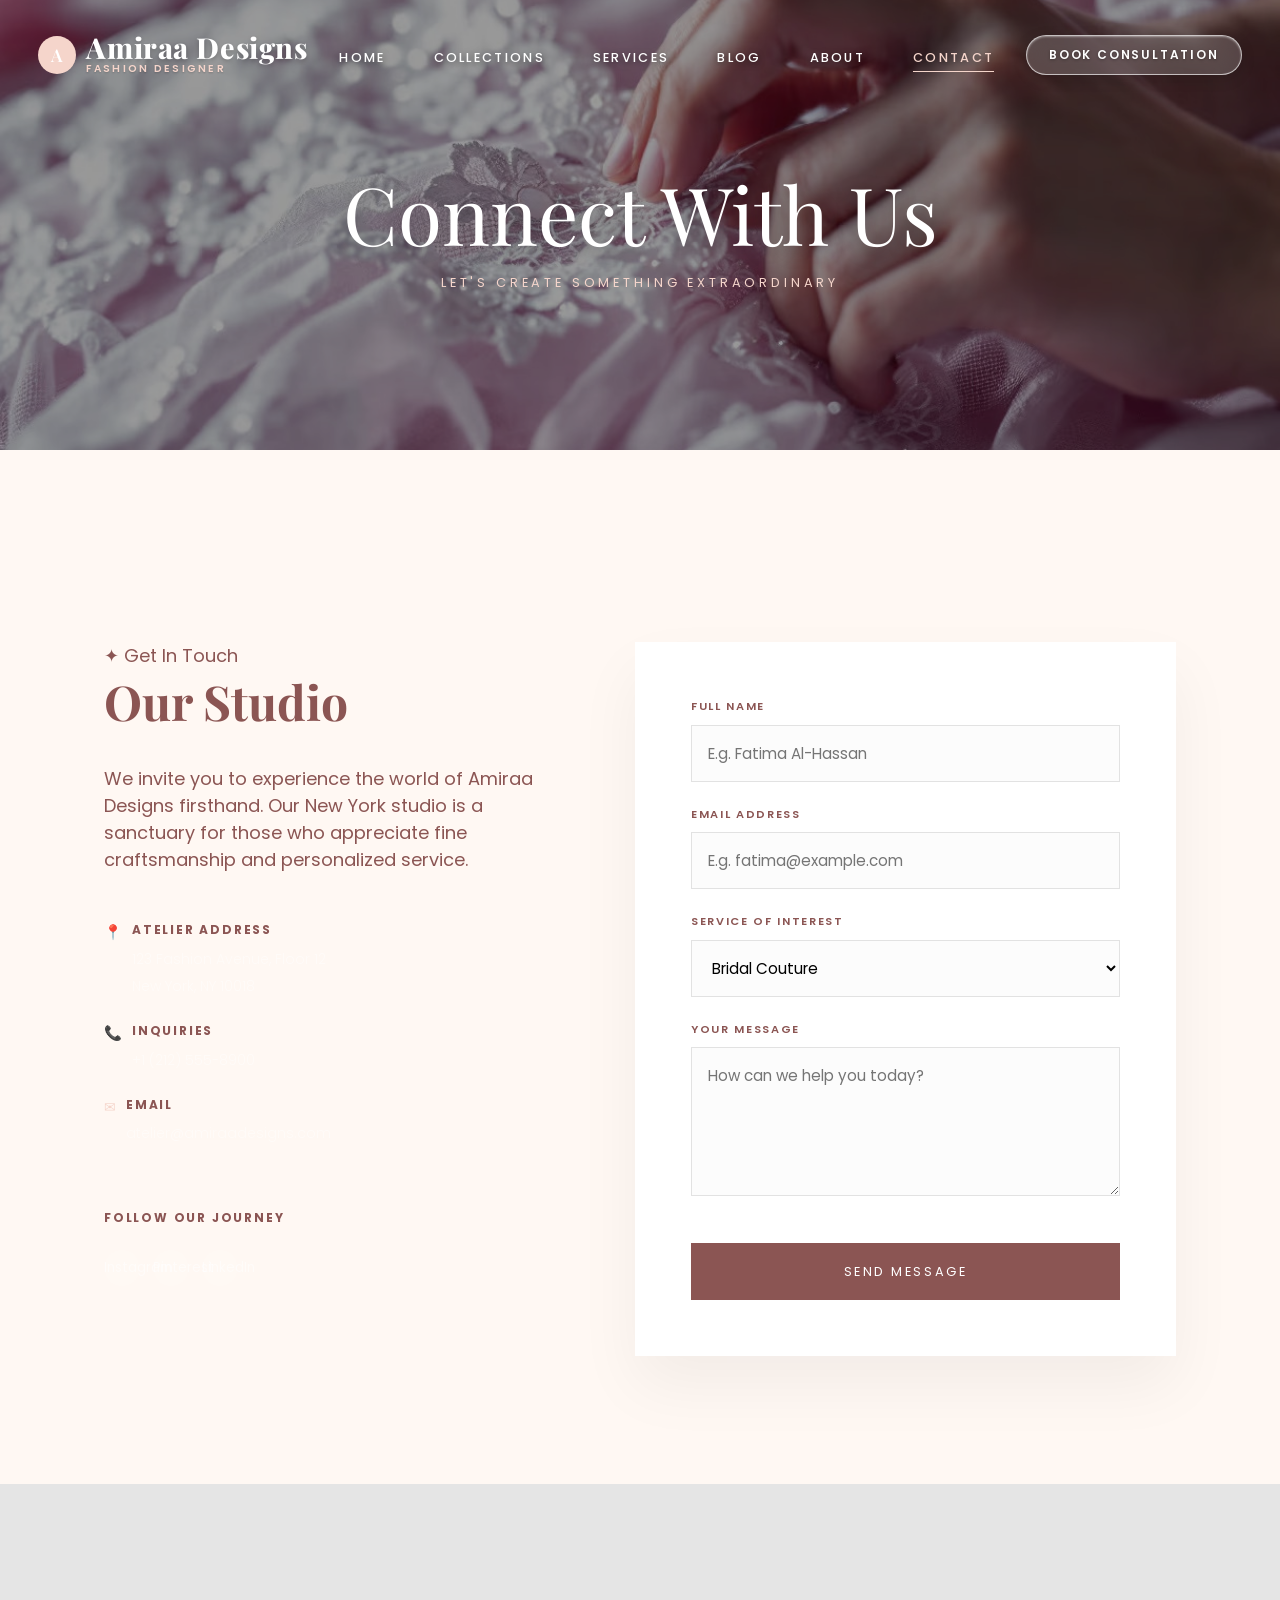
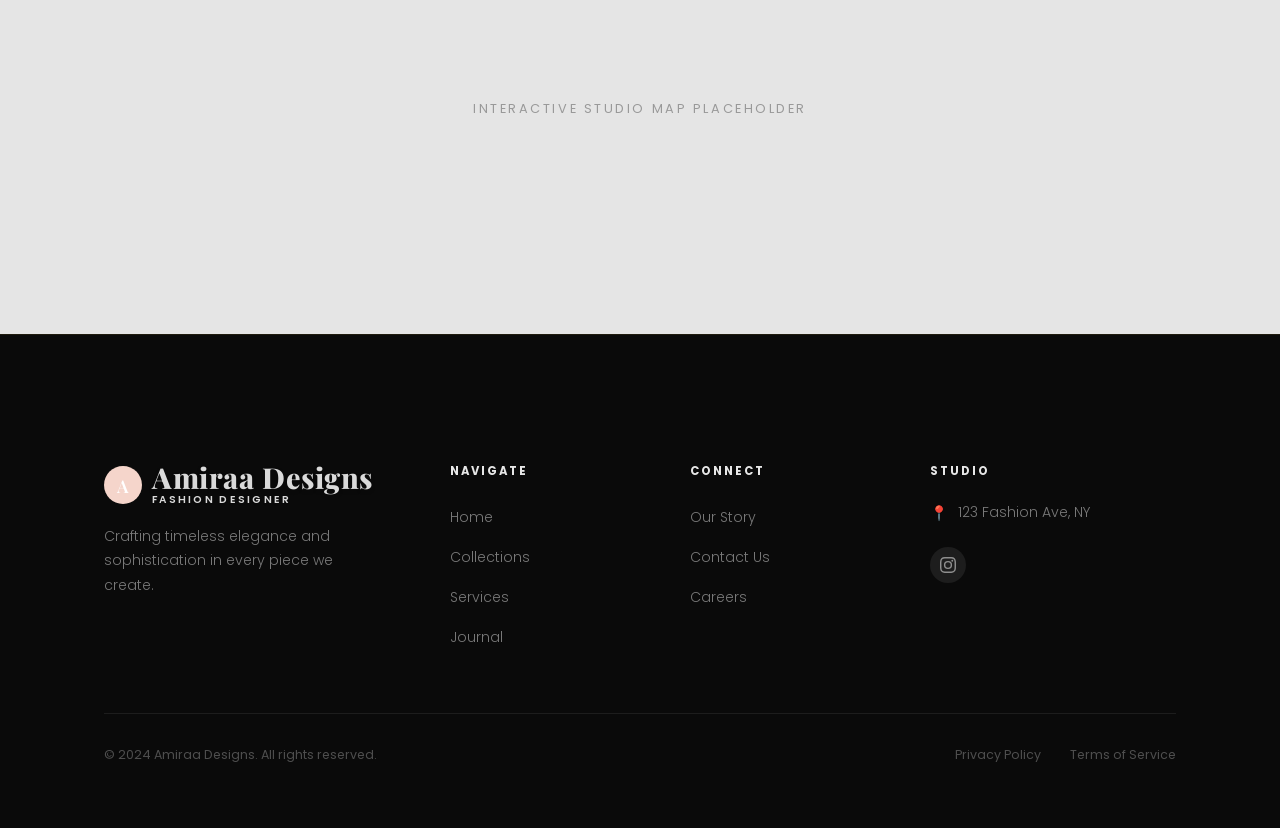
<file: Amiraa Site/contact.html>
<!DOCTYPE html>
<html lang="en">

<head>
  <meta charset="UTF-8" />
  <meta name="viewport" content="width=device-width, initial-scale=1.0" />
  <meta name="description" content="Get in touch with Amiraa Designs for bespoke fashion consultations, bridal inquiries, and private appointments. Visit our New York studio today." />
  <meta name="keywords" content="contact Amiraa Designs, fashion studio New York, bridal appointment, custom dress inquiry, fashion designer contact" />
  <title>Contact Us – Amiraa Designs | Book Your Private Consultation</title>
  <link rel="preconnect" href="https://fonts.googleapis.com">
  <link rel="preconnect" href="https://fonts.gstatic.com" crossorigin>
  <link href="https://fonts.googleapis.com/css2?family=Playfair+Display:ital,wght@0,400;0,500;0,600;0,700;1,400&family=Poppins:wght@300;400;500;600&display=swap" rel="stylesheet">
  <link rel="stylesheet" href="style.css">
</head>

<body>

  <nav id="navbar" class="scrolled">
    <a href="index.html" class="nav-logo">
      <div class="nav-logo-icon">A</div>
      <div class="nav-logo-text">
        <strong>Amiraa Designs</strong>
        <span>Fashion Designer</span>
      </div>
    </a>
    <ul class="nav-links">
      <li><a href="index.html">Home</a></li>
      <li><a href="collections.html">Collections</a></li>
      <li><a href="services.html">Services</a></li>
      <li><a href="blog.html">Blog</a></li>
      <li><a href="about.html">About</a></li>
      <li><a href="contact.html" class="active">Contact</a></li>
    </ul>
    <div class="nav-actions">
      <a href="contact.html" class="nav-btn-cta">Book Consultation</a>
      <div class="hamburger" id="hamburger">
        <span></span><span></span><span></span>
      </div>
    </div>
  </nav>

  <div class="mobile-menu" id="mobileMenu">
    <a href="index.html" onclick="closeMobile()">Home</a>
    <a href="collections.html" onclick="closeMobile()">Collections</a>
    <a href="services.html" onclick="closeMobile()">Services</a>
    <a href="blog.html" onclick="closeMobile()">Blog</a>
    <a href="about.html" onclick="closeMobile()">About</a>
    <a href="contact.html" onclick="closeMobile()">Contact</a>
    <a href="contact.html" class="btn-light" onclick="closeMobile()" style="margin-top: 1rem;">
      <span class="btn-text">Book Consultation <span class="arrow">→</span></span>
    </a>
  </div>

  <header class="page-header">
    <div class="page-header-bg"></div>
    <div class="page-header-content">
      <h1 class="reveal">Connect With Us</h1>
      <p class="reveal reveal-delay-1" style="color: var(--sand); letter-spacing: 0.3em; text-transform: uppercase; font-size: 0.8rem;">Let's Create Something Extraordinary</p>
    </div>
  </header>

  <section id="contact">
    <div class="container">
      <div class="contact-container">
        
        <!-- Contact Info -->
        <div class="contact-info reveal">
          <div class="label">✦ Get In Touch</div>
          <h2>Our Studio</h2>
          <p>We invite you to experience the world of Amiraa Designs firsthand. Our New York studio is a sanctuary for those who appreciate fine craftsmanship and personalized service.</p>
          
          <div style="margin-top: 3rem;">
            <div class="contact-item">
              <span class="icon">📍</span>
              <div>
                <h4 style="font-size: 0.75rem; letter-spacing: 0.15em; text-transform: uppercase; margin-bottom: 0.3rem; color: var(--taupe);">Atelier Address</h4>
                <span>123 Fashion Avenue, Floor 12<br>New York, NY 10018</span>
              </div>
            </div>
            
            <div class="contact-item" style="margin-top: 1.5rem;">
              <span class="icon">📞</span>
              <div>
                <h4 style="font-size: 0.75rem; letter-spacing: 0.15em; text-transform: uppercase; margin-bottom: 0.3rem; color: var(--taupe);">Inquiries</h4>
                <span>+1 (212) 555-8900</span>
              </div>
            </div>
            
            <div class="contact-item" style="margin-top: 1.5rem;">
              <span class="icon">✉</span>
              <div>
                <h4 style="font-size: 0.75rem; letter-spacing: 0.15em; text-transform: uppercase; margin-bottom: 0.3rem; color: var(--taupe);">Email</h4>
                <span>atelier@amiraadesigns.com</span>
              </div>
            </div>
          </div>
          
          <div style="margin-top: 4rem;">
            <h4 style="font-size: 0.75rem; letter-spacing: 0.15em; text-transform: uppercase; margin-bottom: 1rem; color: var(--taupe);">Follow Our Journey</h4>
            <div class="social-links">
              <a href="#" class="social-link">Instagram</a>
              <a href="#" class="social-link">Pinterest</a>
              <a href="#" class="social-link">LinkedIn</a>
            </div>
          </div>
        </div>
        
        <!-- Contact Form -->
        <div class="contact-form reveal reveal-delay-1">
          <form id="contactForm">
            <div class="form-group">
              <label for="name">Full Name</label>
              <input type="text" id="name" name="name" placeholder="E.g. Fatima Al-Hassan" required>
            </div>
            
            <div class="form-group">
              <label for="email">Email Address</label>
              <input type="email" id="email" name="email" placeholder="E.g. fatima@example.com" required>
            </div>
            
            <div class="form-group">
              <label for="service">Service of Interest</label>
              <select id="service" name="service" style="width: 100%; padding: 1rem; border: 1px solid rgba(0,0,0,0.1); background: #fcfcfc; font-family: var(--font-body); font-size: 0.95rem; outline:none;">
                <option value="bridal">Bridal Couture</option>
                <option value="party">Party Wear</option>
                <option value="modest">Modest Wear</option>
                <option value="alterations">Alterations</option>
                <option value="other">Other Inquiry</option>
              </select>
            </div>
            
            <div class="form-group">
              <label for="message">Your Message</label>
              <textarea id="message" name="message" rows="5" placeholder="How can we help you today?" required></textarea>
            </div>
            
            <button type="submit" class="btn-submit">Send Message</button>
          </form>
        </div>
        
      </div>
    </div>
  </section>

  <section id="map" style="height: 450px; background: #e5e5e5; position: relative; overflow: hidden;">
    <div style="position:absolute; inset:0; display:flex; align-items:center; justify-content:center; color: #999;">
      <p style="letter-spacing: 0.2em; text-transform: uppercase; font-size: 0.8rem;">Interactive Studio Map Placeholder</p>
    </div>
    <!-- In a real app, you'd embed a Google Maps iframe here -->
  </section>

  <footer>
    <div class="container">
      <div class="footer-top">
        <div class="footer-brand">
          <div class="nav-logo">
            <div class="nav-logo-icon">A</div>
            <div class="nav-logo-text">
              <strong>Amiraa Designs</strong>
              <span>Fashion Designer</span>
            </div>
          </div>
          <p>Crafting timeless elegance and sophistication in every piece we create.</p>
        </div>
        <div class="footer-col">
          <h4>Navigate</h4>
          <ul>
            <li><a href="index.html">Home</a></li>
            <li><a href="collections.html">Collections</a></li>
            <li><a href="services.html">Services</a></li>
            <li><a href="blog.html">Journal</a></li>
          </ul>
        </div>
        <div class="footer-col">
          <h4>Connect</h4>
          <ul>
            <li><a href="about.html">Our Story</a></li>
            <li><a href="contact.html">Contact Us</a></li>
            <li><a href="#">Careers</a></li>
          </ul>
        </div>
        <div class="footer-col">
          <h4>Studio</h4>
          <div class="contact-item">
            <span class="icon">📍</span>
            <span>123 Fashion Ave, NY</span>
          </div>
          <div class="social-links">
            <a href="#" class="social-link" aria-label="Instagram">
              <svg width="16" height="16" viewBox="0 0 24 24" fill="currentColor"><path d="M12 2.163c3.204 0 3.584.012 4.85.07 3.252.148 4.771 1.691 4.919 4.919.058 1.265.069 1.645.069 4.849 0 3.205-.012 3.584-.069 4.849-.149 3.225-1.664 4.771-4.919 4.919-1.266.058-1.644.07-4.85.07-3.204 0-3.584-.012-4.849-.07-3.26-.149-4.771-1.699-4.919-4.92-.058-1.265-.07-1.644-.07-4.849 0-3.204.013-3.583.07-4.849.149-3.227 1.664-4.771 4.919-4.919 1.266-.057 1.645-.069 4.849-.069zM12 0C8.741 0 8.333.014 7.053.072 2.695.272.273 2.69.073 7.052.014 8.333 0 8.741 0 12c0 3.259.014 3.668.072 4.948.2 4.358 2.618 6.78 6.98 6.98C8.333 23.986 8.741 24 12 24c3.259 0 3.668-.014 4.948-.072 4.354-.2 6.782-2.618 6.979-6.98.059-1.28.073-1.689.073-4.948 0-3.259-.014-3.667-.072-4.947-.196-4.354-2.617-6.78-6.979-6.98C15.668.014 15.259 0 12 0zm0 5.838a6.162 6.162 0 100 12.324 6.162 6.162 0 000-12.324zM12 16a4 4 0 110-8 4 4 0 010 8zm6.406-11.845a1.44 1.44 0 100 2.881 1.44 1.44 0 000-2.881z"/></svg>
            </a>
          </div>
        </div>
      </div>
      <div class="footer-bottom">
        <p>© 2024 Amiraa Designs. All rights reserved.</p>
        <div class="footer-links">
          <a href="#">Privacy Policy</a>
          <a href="#">Terms of Service</a>
        </div>
      </div>
    </div>
  </footer>

  <script src="script.js"></script>
</body>

</html>
</file>
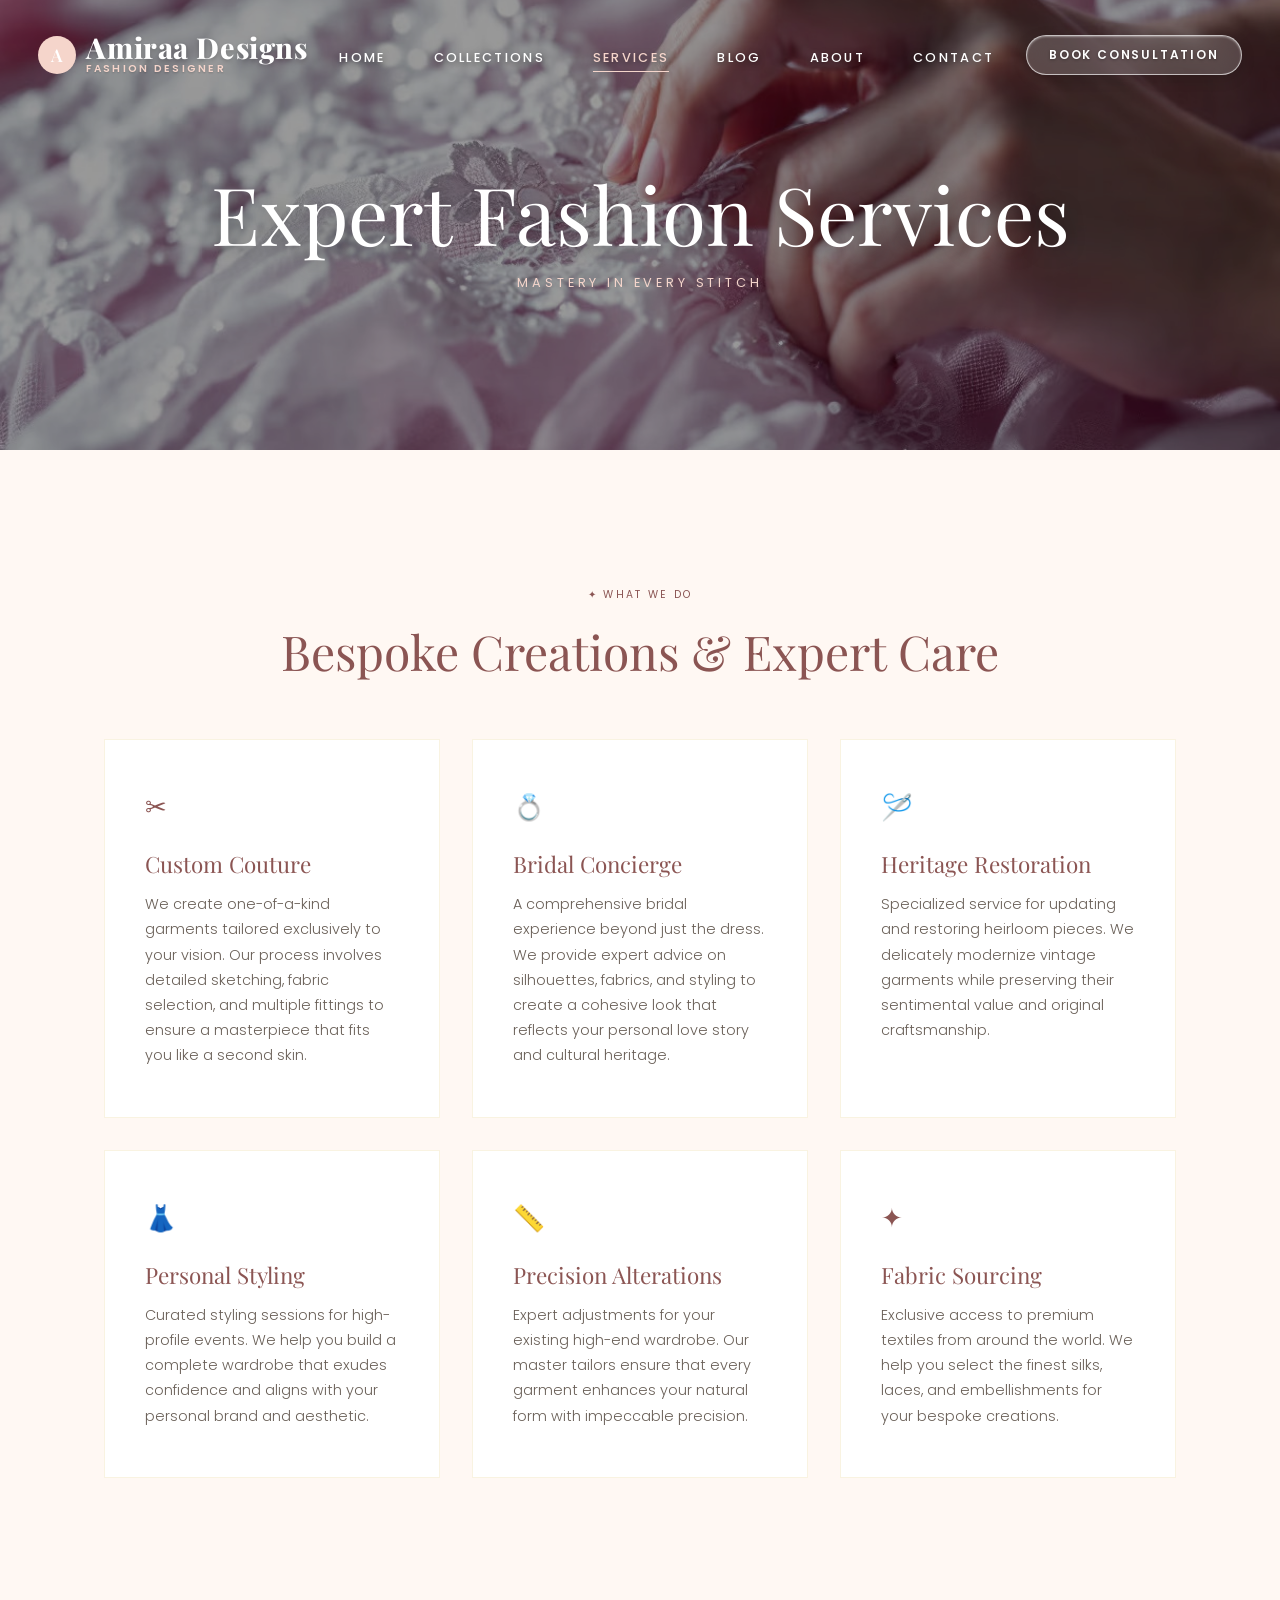
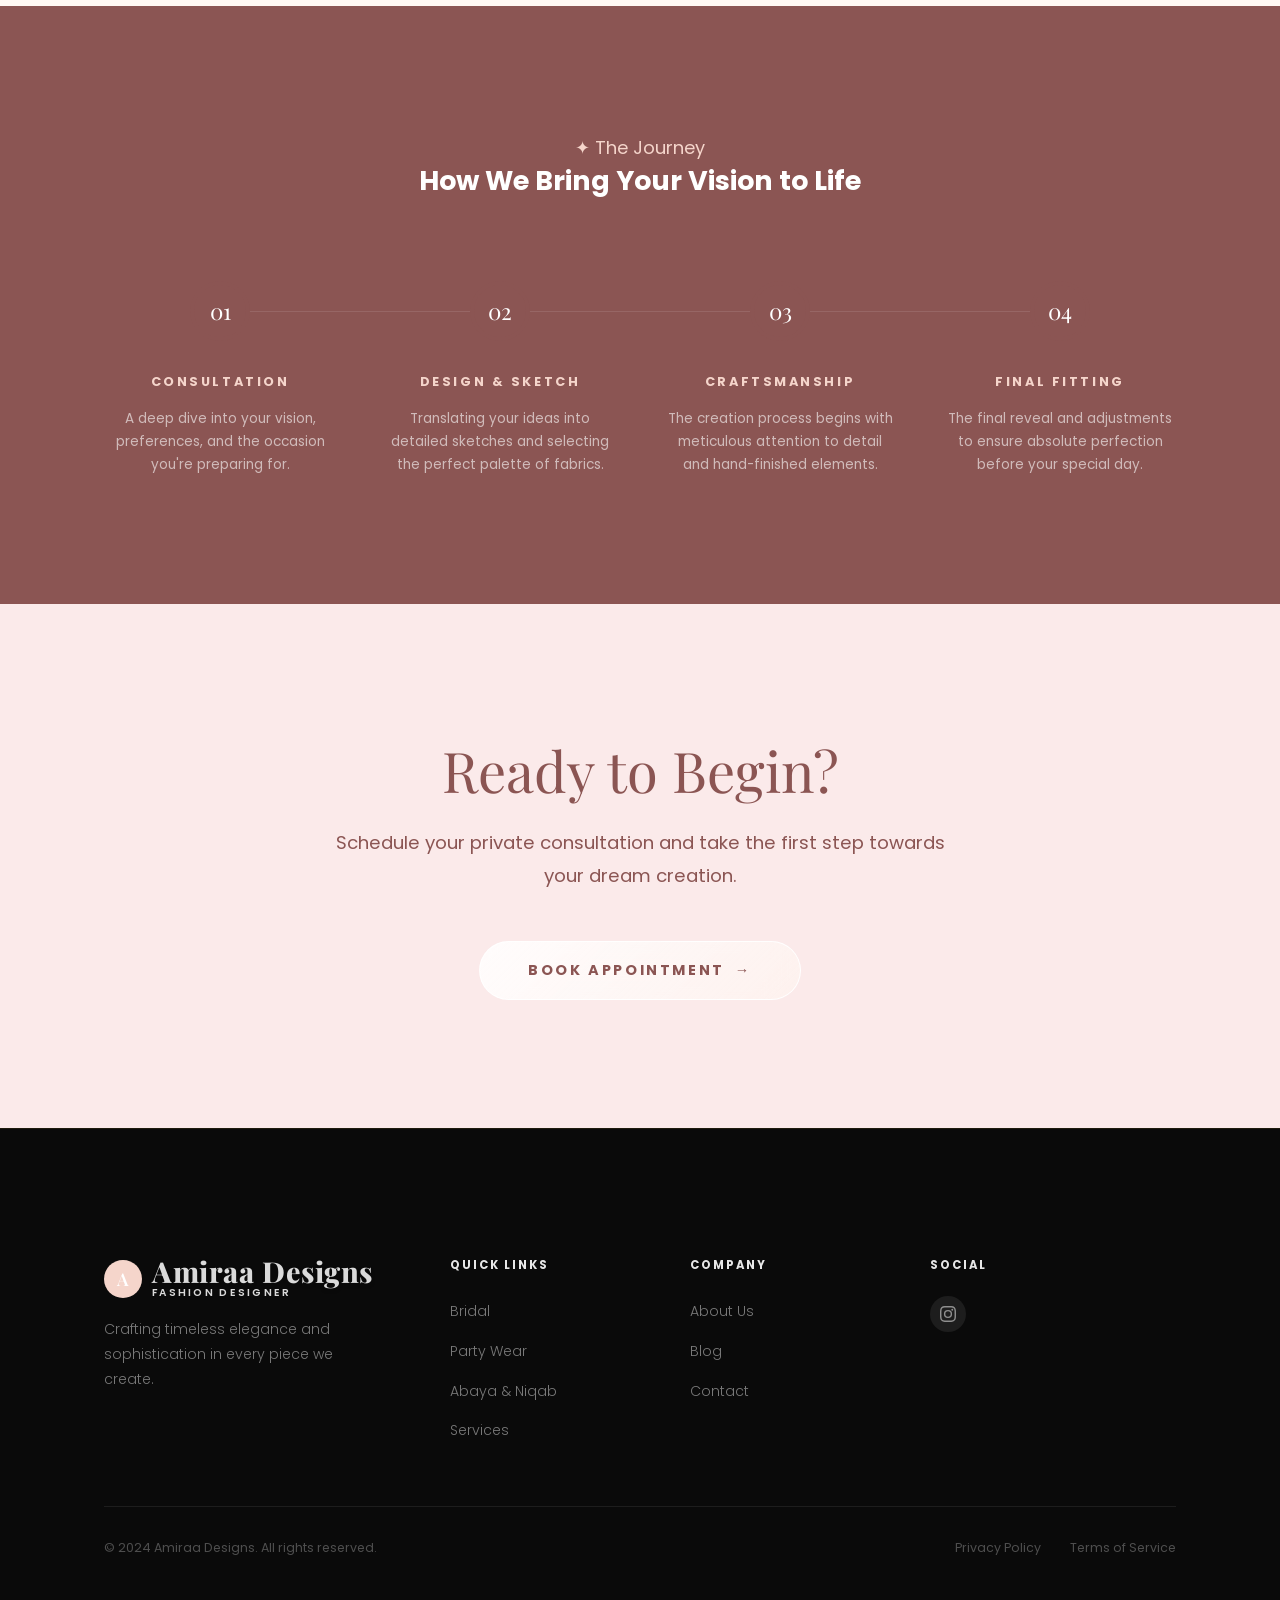
<file: Amiraa Site/services.html>
<!DOCTYPE html>
<html lang="en">

<head>
  <meta charset="UTF-8" />
  <meta name="viewport" content="width=device-width, initial-scale=1.0" />
  <meta name="description" content="Explore the professional fashion services at Amiraa Designs. From custom bridal design to expert consultations and alterations, we bring your vision to life." />
  <meta name="keywords" content="bridal design services, custom dressmaking, fashion consultation, garment alterations, Amiraa Designs" />
  <title>Our Services – Amiraa Designs | Custom Fashion & Bridal Excellence</title>
  <link rel="preconnect" href="https://fonts.googleapis.com">
  <link rel="preconnect" href="https://fonts.gstatic.com" crossorigin>
  <link href="https://fonts.googleapis.com/css2?family=Playfair+Display:ital,wght@0,400;0,500;0,600;0,700;1,400&family=Poppins:wght@300;400;500;600&display=swap" rel="stylesheet">
  <link rel="stylesheet" href="style.css">
</head>

<body>

  <nav id="navbar" class="scrolled">
    <a href="index.html" class="nav-logo">
      <div class="nav-logo-icon">A</div>
      <div class="nav-logo-text">
        <strong>Amiraa Designs</strong>
        <span>Fashion Designer</span>
      </div>
    </a>
    <ul class="nav-links">
      <li><a href="index.html">Home</a></li>
      <li><a href="collections.html">Collections</a></li>
      <li><a href="services.html" class="active">Services</a></li>
      <li><a href="blog.html">Blog</a></li>
      <li><a href="about.html">About</a></li>
      <li><a href="contact.html">Contact</a></li>
    </ul>
    <div class="nav-actions">
      <a href="contact.html" class="nav-btn-cta">Book Consultation</a>
      <div class="hamburger" id="hamburger">
        <span></span><span></span><span></span>
      </div>
    </div>
  </nav>

  <div class="mobile-menu" id="mobileMenu">
    <a href="index.html" onclick="closeMobile()">Home</a>
    <a href="collections.html" onclick="closeMobile()">Collections</a>
    <a href="services.html" onclick="closeMobile()">Services</a>
    <a href="blog.html" onclick="closeMobile()">Blog</a>
    <a href="about.html" onclick="closeMobile()">About</a>
    <a href="contact.html" onclick="closeMobile()">Contact</a>
    <a href="contact.html" class="btn-light" onclick="closeMobile()" style="margin-top: 1rem;">
      <span class="btn-text">Book Consultation <span class="arrow">→</span></span>
    </a>
  </div>

  <header class="page-header">
    <div class="page-header-bg"></div>
    <div class="page-header-content">
      <h1 class="reveal">Expert Fashion Services</h1>
      <p class="reveal reveal-delay-1" style="color: var(--sand); letter-spacing: 0.3em; text-transform: uppercase; font-size: 0.8rem;">Mastery in Every Stitch</p>
    </div>
  </header>

  <section id="services">
    <div class="container">
      <div class="section-head reveal">
        <div class="label">✦ What We Do</div>
        <h2>Bespoke Creations & Expert Care</h2>
      </div>
      <div class="services-grid">
        <div class="service-card reveal">
          <div class="service-icon">✂</div>
          <h3>Custom Couture</h3>
          <p>We create one-of-a-kind garments tailored exclusively to your vision. Our process involves detailed sketching, fabric selection, and multiple fittings to ensure a masterpiece that fits you like a second skin.</p>
        </div>
        <div class="service-card reveal reveal-delay-1">
          <div class="service-icon">💍</div>
          <h3>Bridal Concierge</h3>
          <p>A comprehensive bridal experience beyond just the dress. We provide expert advice on silhouettes, fabrics, and styling to create a cohesive look that reflects your personal love story and cultural heritage.</p>
        </div>
        <div class="service-card reveal reveal-delay-2">
          <div class="service-icon">🪡</div>
          <h3>Heritage Restoration</h3>
          <p>Specialized service for updating and restoring heirloom pieces. We delicately modernize vintage garments while preserving their sentimental value and original craftsmanship.</p>
        </div>
        <div class="service-card reveal">
          <div class="service-icon">👗</div>
          <h3>Personal Styling</h3>
          <p>Curated styling sessions for high-profile events. We help you build a complete wardrobe that exudes confidence and aligns with your personal brand and aesthetic.</p>
        </div>
        <div class="service-card reveal reveal-delay-1">
          <div class="service-icon">📏</div>
          <h3>Precision Alterations</h3>
          <p>Expert adjustments for your existing high-end wardrobe. Our master tailors ensure that every garment enhances your natural form with impeccable precision.</p>
        </div>
        <div class="service-card reveal reveal-delay-2">
          <div class="service-icon">✦</div>
          <h3>Fabric Sourcing</h3>
          <p>Exclusive access to premium textiles from around the world. We help you select the finest silks, laces, and embellishments for your bespoke creations.</p>
        </div>
      </div>
    </div>
  </section>

  <section class="process-section">
    <div class="container">
      <div class="section-head reveal" style="text-align:center;">
        <div class="label" style="color: var(--sand);">✦ The Journey</div>
        <h2 style="color: white;">How We Bring Your Vision to Life</h2>
      </div>
      <div class="process-grid">
        <div class="process-item reveal">
          <div class="process-step">01</div>
          <h4>Consultation</h4>
          <p>A deep dive into your vision, preferences, and the occasion you're preparing for.</p>
        </div>
        <div class="process-item reveal reveal-delay-1">
          <div class="process-step">02</div>
          <h4>Design & Sketch</h4>
          <p>Translating your ideas into detailed sketches and selecting the perfect palette of fabrics.</p>
        </div>
        <div class="process-item reveal reveal-delay-2">
          <div class="process-step">03</div>
          <h4>Craftsmanship</h4>
          <p>The creation process begins with meticulous attention to detail and hand-finished elements.</p>
        </div>
        <div class="process-item reveal reveal-delay-3">
          <div class="process-step">04</div>
          <h4>Final Fitting</h4>
          <p>The final reveal and adjustments to ensure absolute perfection before your special day.</p>
        </div>
      </div>
    </div>
  </section>

  <section id="cta">
    <div class="sparkle-bg"></div>
    <div class="container">
      <h2 class="reveal">Ready to Begin?</h2>

      <p class="reveal reveal-delay-1">Schedule your private consultation and take the first step towards your dream creation.</p>
      <a href="contact.html" class="btn-light reveal reveal-delay-2">
        <span class="btn-text">Book Appointment <span class="arrow">→</span></span>
        <div class="sparkle-container">
          <div class="sparkle"></div><div class="sparkle"></div><div class="sparkle"></div><div class="sparkle"></div>
          <div class="sparkle"></div><div class="sparkle"></div><div class="sparkle"></div><div class="sparkle"></div>
        </div>
      </a>
    </div>
  </section>

  <footer>
    <div class="container">
      <div class="footer-top">
        <div class="footer-brand">
          <div class="nav-logo">
            <div class="nav-logo-icon">A</div>
            <div class="nav-logo-text">
              <strong>Amiraa Designs</strong>
              <span>Fashion Designer</span>
            </div>
          </div>
          <p>Crafting timeless elegance and sophistication in every piece we create.</p>
        </div>
        <div class="footer-col">
          <h4>Quick Links</h4>
          <ul>
            <li><a href="collections.html">Bridal</a></li>
            <li><a href="collections.html">Party Wear</a></li>
            <li><a href="collections.html">Abaya & Niqab</a></li>
            <li><a href="services.html">Services</a></li>
          </ul>
        </div>
        <div class="footer-col">
          <h4>Company</h4>
          <ul>
            <li><a href="about.html">About Us</a></li>
            <li><a href="blog.html">Blog</a></li>
            <li><a href="contact.html">Contact</a></li>
          </ul>
        </div>
        <div class="footer-col">
          <h4>Social</h4>
          <div class="social-links">
            <a href="#" class="social-link" aria-label="Instagram">
              <svg width="16" height="16" viewBox="0 0 24 24" fill="currentColor"><path d="M12 2.163c3.204 0 3.584.012 4.85.07 3.252.148 4.771 1.691 4.919 4.919.058 1.265.069 1.645.069 4.849 0 3.205-.012 3.584-.069 4.849-.149 3.225-1.664 4.771-4.919 4.919-1.266.058-1.644.07-4.85.07-3.204 0-3.584-.012-4.849-.07-3.26-.149-4.771-1.699-4.919-4.92-.058-1.265-.07-1.644-.07-4.849 0-3.204.013-3.583.07-4.849.149-3.227 1.664-4.771 4.919-4.919 1.266-.057 1.645-.069 4.849-.069zM12 0C8.741 0 8.333.014 7.053.072 2.695.272.273 2.69.073 7.052.014 8.333 0 8.741 0 12c0 3.259.014 3.668.072 4.948.2 4.358 2.618 6.78 6.98 6.98C8.333 23.986 8.741 24 12 24c3.259 0 3.668-.014 4.948-.072 4.354-.2 6.782-2.618 6.979-6.98.059-1.28.073-1.689.073-4.948 0-3.259-.014-3.667-.072-4.947-.196-4.354-2.617-6.78-6.979-6.98C15.668.014 15.259 0 12 0zm0 5.838a6.162 6.162 0 100 12.324 6.162 6.162 0 000-12.324zM12 16a4 4 0 110-8 4 4 0 010 8zm6.406-11.845a1.44 1.44 0 100 2.881 1.44 1.44 0 000-2.881z"/></svg>
            </a>
          </div>
        </div>
      </div>
      <div class="footer-bottom">
        <p>© 2024 Amiraa Designs. All rights reserved.</p>
        <div class="footer-links">
          <a href="#">Privacy Policy</a>
          <a href="#">Terms of Service</a>
        </div>
      </div>
    </div>
  </footer>

  <script src="script.js"></script>
</body>

</html>
</file>
<file: Amiraa Site/style.css>
*,
*::before,
*::after {
  box-sizing: border-box;
  margin: 0;
  padding: 0;
}

:root {
  --cream: #FFF8F3;
  --sand: #F5D5CB;
  --taupe: #8B5553;
  --dark: #8B5553;
  --charcoal: #8B5553;
  --white: #ffffff;
  --gold: #C6A769;
  --rose: #E8B4B8;
  --rose-light: #FBEAEA;
  --mauve: #8B5553;
  --font-display: 'Playfair Display', serif;
  --font-body: 'Poppins', sans-serif;
}



html {
  scroll-behavior: smooth;
}

body {
  font-family: var(--font-body);
  background: var(--cream);
  color: var(--taupe);
  overflow-x: hidden;
  font-size: 18px;
}

body.no-scroll {
  overflow: hidden;
}

/* ── SPLASH SCREEN ── */
#splash-screen {
  position: fixed;
  inset: 0;
  background: var(--cream);
  z-index: 9999;
  display: flex;
  flex-direction: column;
  align-items: center;
  justify-content: center;
  transition: transform 1.2s cubic-bezier(0.77, 0, 0.175, 1);
  overflow: hidden;
}



/* Sparkle Effects */
.sparkle-bg {
  position: absolute;
  inset: 0;
  pointer-events: none;
  z-index: 1; /* Sits above backgrounds and overlays but under content */
}

.sparkle-dot {
  position: absolute;
  background: var(--gold);
  width: 3px;
  height: 3px;
  border-radius: 50%;
  opacity: 0;
  animation: sparkleTwinkle 3s infinite;
}

@keyframes sparkleTwinkle {
  0%,
  100% {
    opacity: 0;
    transform: scale(0.5);
  }

  50% {
    opacity: 0.8;
    transform: scale(1.2);
    box-shadow: 0 0 10px 2px rgba(198, 167, 105, 0.4);
  }
}

#splash-screen .sparkle-dot {
  background: radial-gradient(circle, #FFE4B5 15%, var(--gold) 60%, var(--taupe) 100%);
  width: 14px;
  height: 14px;
  border-radius: 0;
  clip-path: polygon(50% 0%, 63% 37%, 100% 50%, 63% 63%, 50% 100%, 37% 63%, 0% 50%, 37% 37%);
  filter: drop-shadow(0 0 3px rgba(198, 167, 105, 0.8)) drop-shadow(0 0 5px rgba(139, 85, 83, 0.5));
  animation: splashSparkleTwinkle 3s infinite;
}

@keyframes splashSparkleTwinkle {
  0%,
  100% {
    opacity: 0;
    transform: scale(0.3) rotate(0deg);
  }

  50% {
    opacity: 1;
    transform: scale(1.3) rotate(90deg);
  }
}

/* Hero section sparkles — white glowing dots visible on dark background */
#hero .sparkle-dot {
  background: radial-gradient(circle, #ffffff 30%, rgba(198, 167, 105, 0.6) 80%);
  width: 5px;
  height: 5px;
  border-radius: 50%;
  clip-path: none;
  filter: none;
  animation: heroSparkleTwinkle 3s infinite;
}

@keyframes heroSparkleTwinkle {
  0%,
  100% {
    opacity: 0;
    transform: scale(0.5);
  }

  50% {
    opacity: 0.85;
    transform: scale(1.3);
    box-shadow: 0 0 12px 3px rgba(255, 255, 255, 0.6), 0 0 6px 1px rgba(198, 167, 105, 0.4);
  }
}

#splash-screen.hidden {
  transform: translateY(-100%);
}

.splash-content {
  text-align: center;
  color: var(--white);
  position: relative;
  z-index: 2;
  margin-top: -60px; /* Shifted higher for better visual balance */
}

.splash-logo {
  font-family: var(--font-display);
  font-size: 4.5rem;
  font-weight: 400;
  letter-spacing: 0.1em;
  opacity: 0;
  transform: translateY(20px);
  animation: splashTextIn 1s ease-out forwards 0.5s;
  color: var(--taupe); /* Increased contrast for readability */
}



.splash-tagline {
  font-size: 0.9rem;
  letter-spacing: 0.4em;
  text-transform: uppercase;
  color: var(--taupe);
  margin-top: 3.5rem;
  opacity: 0;
  animation: splashTextIn 1s ease-out forwards 0.8s;
}


@keyframes splashTextIn {
  to {
    opacity: 1;
    transform: translateY(0);
  }
}

.lehnga-border {
  position: absolute;
  bottom: 0;
  left: 0;
  width: 100%;
  height: 140px;
  background: linear-gradient(90deg, #F5D5CB 0%, #FBEAEA 50%, #F5D5CB 100%); /* Soft palette pink gradient */
  border-top: 1.5px solid var(--gold); /* Elegant gold trim */
  box-shadow: 0 -15px 40px rgba(139, 85, 83, 0.12); /* Softened shadow */
  display: flex;
  align-items: center;
  justify-content: center;
  overflow: hidden;
  transform-origin: bottom;
  transition: transform 1.2s cubic-bezier(0.7, 0, 0.3, 1);
}

.lehnga-border::after {
  content: '';
  position: absolute;
  inset: 0;
  background-image:
    url("data:image/svg+xml,%3Csvg width='60' height='60' viewBox='0 0 60 60' xmlns='http://www.w3.org/2000/svg'%3E%3Cpath d='M30 0l2.5 7.5L40 10l-7.5 2.5L30 20l-2.5-7.5L20 10l7.5-2.5z' fill='%23d4af37' fill-opacity='0.1'/%3E%3C/svg%3E");
  opacity: 0.55; /* Increased opacity of gold stars for visibility on light pink */
}

#splash-screen.exit .lehnga-border {
  transform: translateY(100%);
}



#splash-screen.exit .splash-content {
  opacity: 0;
  transform: translateY(-40px);
  transition: all 0.8s ease-in;
}


/* ── NAV ─────────────────────────────────────────── */
nav {
  position: fixed;
  top: 0;
  left: 0;
  right: 0;
  z-index: 100;
  display: flex;
  align-items: center;
  justify-content: space-between;
  padding: 0 3%;
  height: 110px;
  transition: all 0.4s cubic-bezier(0.23, 1, 0.32, 1);
}

nav.scrolled {
  height: 75px;
  background: rgba(255, 255, 255, 0.6);
  backdrop-filter: blur(20px);
  -webkit-backdrop-filter: blur(20px);
  box-shadow: 0 4px 25px rgba(0, 0, 0, 0.05);
}



nav.scrolled .nav-logo-icon {
  width: 30px;
  height: 30px;
  font-size: 0.85rem;
}

nav.scrolled .nav-logo-text strong {
  font-size: 1.4rem;
}

nav.scrolled .nav-logo-text span {
  font-size: 0.6rem;
}

nav.scrolled .nav-logo-text strong {
  color: var(--taupe);
  text-shadow: none;
}

nav.scrolled .nav-logo-text span {
  color: var(--taupe);
  text-shadow: none;
}



.nav-logo {
  display: flex;
  align-items: center;
  gap: 10px;
  text-decoration: none;
}

.nav-logo-icon {
  width: 38px;
  height: 38px;
  border-radius: 50%;
  background: var(--sand);
  display: grid;
  place-items: center;
  font-family: var(--font-display);
  font-size: 1.1rem;
  color: var(--white);
  font-weight: 600;
  transition: all 0.4s;
}

.nav-logo-text {
  display: flex !important;
  flex-direction: column !important;
  align-items: flex-start;
  gap: 0;
}

.nav-logo-text strong {
  font-family: var(--font-display);
  font-size: 1.8rem;
  font-weight: 800;
  color: var(--white);
  letter-spacing: 0.02em;
  line-height: 1;
  white-space: nowrap !important;
  transition: all 0.4s;
  text-shadow: 0 2px 4px rgba(0, 0, 0, 0.2);
}

.nav-logo-text span {
  font-size: 0.65rem;
  letter-spacing: 0.22em;
  text-transform: uppercase;
  color: var(--sand);
  font-weight: 600;
  white-space: nowrap !important;
  transition: all 0.4s;
  text-shadow: 0 1px 2px rgba(0, 0, 0, 0.2);
}

.nav-links {
  display: flex;
  gap: 3rem;
  list-style: none;
}

.nav-links a {
  font-size: 0.8rem;
  letter-spacing: 0.18em;
  text-transform: uppercase;
  text-decoration: none;
  color: var(--white);
  font-weight: 500;
  transition: color 0.3s;
  position: relative;
  padding-bottom: 6px;
  text-shadow: 0 2px 6px rgba(0, 0, 0, 0.5);
}

nav.scrolled .nav-links a {
  color: var(--taupe);
}



.nav-links a::after {
  content: '';
  position: absolute;
  bottom: 0;
  left: 0;
  right: 0;
  height: 1px;
  background: var(--sand);
  transform: scaleX(0);
  transform-origin: left;
  transition: transform 0.3s;
}

.nav-links a:hover::after,
.nav-links a.active::after {
  transform: scaleX(1);
}

.nav-links a.active {
  color: var(--sand);
}

nav.scrolled .nav-links a.active {
  color: var(--taupe);
}

/* ── NAV ACTIONS & CTA BUTTON ── */
.nav-actions {
  display: flex;
  align-items: center;
  gap: 1.2rem;
}

.nav-btn-cta {
  display: inline-flex;
  align-items: center;
  justify-content: center;
  padding: 10px 22px;
  border-radius: 100px;
  background: rgba(255, 255, 255, 0.18);
  border: 1px solid rgba(255, 255, 255, 0.65);
  backdrop-filter: blur(12px);
  -webkit-backdrop-filter: blur(12px);
  color: var(--white);
  font-family: var(--font-body);
  font-size: 0.75rem;
  font-weight: 600;
  letter-spacing: 0.15em;
  text-transform: uppercase;
  text-decoration: none;
  cursor: pointer;
  white-space: nowrap;
  box-shadow: 0 4px 15px rgba(0, 0, 0, 0.12), inset 0 1px 2px rgba(255, 255, 255, 0.4);
  transition: all 0.35s cubic-bezier(0.23, 1, 0.32, 1);
  text-shadow: 0 1px 3px rgba(0, 0, 0, 0.3);
}

.nav-btn-cta:hover {
  background: rgba(255, 255, 255, 0.32);
  border-color: rgba(255, 255, 255, 0.95);
  transform: translateY(-2px);
  box-shadow: 0 6px 20px rgba(0, 0, 0, 0.2), inset 0 1px 3px rgba(255, 255, 255, 0.6);
}

/* Scrolled Nav Button */
nav.scrolled .nav-btn-cta {
  background: var(--taupe);
  border-color: var(--taupe);
  color: var(--white);
  text-shadow: none;
  box-shadow: 0 4px 15px rgba(139, 85, 83, 0.25);
}

nav.scrolled .nav-btn-cta:hover {
  background: #6D3B39;
  border-color: #6D3B39;
  box-shadow: 0 8px 22px rgba(139, 85, 83, 0.35);
}

.hamburger {
  display: none;
  flex-direction: column;
  gap: 5px;
  cursor: pointer;
  padding: 4px;
}

.hamburger span {
  display: block;
  width: 24px;
  height: 1.5px;
  background: var(--white);
  transition: all 0.3s;
}

nav.scrolled .hamburger span {
  background: var(--dark);
}

.hamburger.open span:nth-child(1) {
  transform: translateY(6.5px) rotate(45deg);
}

.hamburger.open span:nth-child(2) {
  opacity: 0;
}

.hamburger.open span:nth-child(3) {
  transform: translateY(-6.5px) rotate(-45deg);
}

.mobile-menu {
  display: none;
  position: fixed;
  top: 72px;
  left: 0;
  right: 0;
  bottom: 0;
  background: var(--cream);
  z-index: 99;
  flex-direction: column;
  align-items: center;
  justify-content: center;
  gap: 2.5rem;
}

.mobile-menu.open {
  display: flex;
}

.mobile-menu a {
  font-family: var(--font-display);
  font-size: 2.2rem;
  font-weight: 300;
  color: var(--taupe);
  text-decoration: none;
  letter-spacing: 0.05em;
  transition: color 0.3s;
}

.mobile-menu a:hover {
  color: var(--taupe);
}

.mobile-menu .btn-light {
  display: inline-flex;
  align-items: center;
  justify-content: center;
  padding: 14px 32px;
  border-radius: 100px;
  background: var(--taupe);
  color: var(--white) !important;
  font-family: var(--font-body);
  font-size: 0.85rem !important;
  font-weight: 600;
  letter-spacing: 0.15em;
  text-transform: uppercase;
  text-decoration: none;
  box-shadow: 0 6px 20px rgba(139, 85, 83, 0.3);
  transition: all 0.3s;
}

.mobile-menu .btn-light:hover {
  background: #6D3B39;
  transform: translateY(-2px);
  box-shadow: 0 8px 25px rgba(139, 85, 83, 0.4);
}

.mobile-menu .btn-light .btn-text {
  color: var(--white);
}

/* ── HERO ─────────────────────────────────────────── */
#hero {
  position: relative;
  height: 100vh;
  min-height: 600px;
  display: flex;
  flex-direction: column;
  justify-content: flex-end;
  align-items: center;
  text-align: center;
  overflow: hidden;
  padding-bottom: 5vh;
}

/* Header pages specifically for non-home */
.page-header {
  height: 50vh;
  min-height: 400px;
  background: var(--dark);
  display: flex;
  align-items: center;
  justify-content: center;
  text-align: center;
  position: relative;
  overflow: hidden;
}

.page-header-bg {
  position: absolute;
  inset: 0;
  background-image: url('7e6dce16-da3c-404e-a261-4e2a7693d303.jpg');
  background-size: cover;
  background-position: center;
  filter: brightness(0.6) grayscale(20%);
  z-index: 0;
}

.page-header-content {
  position: relative;
  z-index: 2;
  padding: 0 2rem;
}

.page-header h1 {
  font-family: var(--font-display);
  font-size: clamp(3rem, 7vw, 5rem);
  color: var(--white);
  font-weight: 400;
  margin-bottom: 0.5rem;
  text-shadow: 0 4px 20px rgba(0, 0, 0, 0.3);
}

.hero-bg {
  position: absolute;
  inset: 0;
  filter: brightness(0.7);
  background-size: cover;
  background-position: center;
  background-repeat: no-repeat;
}

.hero-bg.slide-1 {
  background-image: url('7e6dce16-da3c-404e-a261-4e2a7693d303.jpg');
  z-index: 0;
}

.hero-bg.slide-2 {
  background-image: url('9bc4c90d-6cbf-4cc2-adee-50dd913dfa18.png');
  z-index: 1;
  opacity: 0;
  animation: heroFadeLoop 12s infinite ease-in-out;
}

@keyframes heroFadeLoop {

  0%,
  55% {
    opacity: 0;
  }

  70%,
  90% {
    opacity: 1;
  }

  100% {
    opacity: 0;
  }
}

.hero-bg::after {
  content: '';
  position: absolute;
  inset: 0;
  background: transparent;
}

.hero-overlay {
  position: absolute;
  inset: 0;
  background: linear-gradient(to bottom, rgba(0, 0, 0, 0.35) 0%, rgba(0, 0, 0, 0.1) 40%, rgba(0, 0, 0, 0.1) 60%, rgba(0, 0, 0, 0.35) 100%);
}

.hero-content {
  position: relative;
  z-index: 2;
  max-width: 780px;
  padding: 0 2rem;
  opacity: 0;
  transform: translateY(32px);
  animation: fadeUp 1.1s cubic-bezier(0.22, 1, 0.36, 1) 0.3s forwards;
}

@keyframes fadeUp {
  to {
    opacity: 1;
    transform: translateY(0);
  }
}

.hero-subtitle {
  font-family: var(--font-body);
  font-size: 1.1rem;
  letter-spacing: 0.4em;
  text-transform: uppercase;
  color: #E5DFD3;
  font-weight: 600;
  text-shadow: 0 2px 8px rgba(0, 0, 0, 0.6);
  margin-top: 0.5rem;
  margin-bottom: 1.2rem;
  display: flex;
  align-items: center;
  justify-content: center;
  gap: 25px;
  opacity: 0;
  animation: fadeUp 0.9s cubic-bezier(0.22, 1, 0.36, 1) 0.8s forwards;
}


.hero-subtitle::before,
.hero-subtitle::after {
  content: '✧';
  font-size: 1.8rem;
  font-weight: 900;
}

.hero-title {
  font-family: var(--font-display);
  font-size: clamp(3rem, 10vw, 8rem);
  font-weight: 300;
  line-height: 1.2;
  color: var(--white);
  letter-spacing: -0.02em;
  margin-bottom: 0.5rem;
  margin-left: -70px;
  white-space: nowrap;
  opacity: 0;
  animation: fadeUp 1.2s cubic-bezier(0.22, 1, 0.36, 1) 0.65s forwards;
  text-shadow: 0 4px 15px rgba(0, 0, 0, 0.3);
}






.hero-desc {
  font-size: 1.25rem;
  font-weight: 500;
  color: #E5DFD3;
  line-height: 1.8;
  text-shadow: 0 2px 8px rgba(0, 0, 0, 0.6);
  max-width: 600px;
  margin: 0 auto 2.5rem;
  opacity: 0;
  animation: fadeUp 0.9s cubic-bezier(0.22, 1, 0.36, 1) 0.8s forwards;
}

.btn-primary {
  display: inline-flex;
  align-items: center;
  gap: 12px;
  padding: 18px 50px;
  border-radius: 100px;
  border: 1px solid rgba(255, 255, 255, 0.5);
  background: rgba(255, 255, 255, 0.1);
  backdrop-filter: blur(8px);
  -webkit-backdrop-filter: blur(8px);
  box-shadow:
    inset 0 6px 12px rgba(255, 255, 255, 0.9),
    inset 0 -4px 8px rgba(0, 0, 0, 0.15),
    inset 0 -2px 6px rgba(255, 255, 255, 0.4),
    0 8px 20px rgba(0, 0, 0, 0.15);
  color: var(--white);
  font-family: var(--font-body);
  font-size: 0.95rem;
  letter-spacing: 0.2em;
  text-transform: uppercase;
  text-decoration: none;
  cursor: pointer;
  transition: all 0.5s cubic-bezier(0.23, 1, 0.36, 1);
  margin-top: 2.5rem;
  position: relative;
  overflow: hidden;
  z-index: 10;
}

.btn-primary:hover {
  background: rgba(255, 255, 255, 0.2);
  border-color: rgba(255, 255, 255, 0.7);
  transform: translateY(-3px);
  box-shadow:
    inset 0 8px 16px rgba(255, 255, 255, 1),
    inset 0 -4px 8px rgba(0, 0, 0, 0.1),
    inset 0 -2px 6px rgba(255, 255, 255, 0.6),
    0 12px 25px rgba(0, 0, 0, 0.25);
}



.btn-primary .btn-text {
  position: relative;
  z-index: 2;
  display: flex;
  align-items: center;
  gap: 12px;
}

.btn-primary::before {
  content: '';
  position: absolute;
  top: 0;
  left: -100%;
  width: 100%;
  height: 100%;
  background: linear-gradient(90deg, transparent, rgba(255, 255, 255, 0.2), transparent);
  transition: none;
  z-index: 3;
}

.btn-primary:hover::before {
  left: 100%;
  transition: all 0.8s ease;
}

/* ── WAVE OF SPARKLES ANIMATION (BEACH WAVE) ── */
.sparkle-container {
  position: absolute;
  inset: 0;
  pointer-events: none;
  z-index: 1;
  overflow: hidden;
  border-radius: 100px;
}

/* Light wave sheen sweeping across inside button */
.sparkle-container::before {
  content: '';
  position: absolute;
  top: 0;
  left: -100%;
  width: 70%;
  height: 100%;
  background: linear-gradient(
    90deg,
    transparent 0%,
    rgba(255, 255, 255, 0.35) 30%,
    rgba(255, 235, 190, 0.65) 50%,
    rgba(255, 255, 255, 0.35) 70%,
    transparent 100%
  );
  transform: skewX(-20deg);
  pointer-events: none;
  animation: waveSheenSweep 3.6s infinite ease-in-out;
  z-index: 1;
}

@keyframes waveSheenSweep {
  0% {
    left: -100%;
    opacity: 0;
  }
  20% {
    opacity: 0.8;
  }
  60% {
    left: 140%;
    opacity: 0.9;
  }
  100% {
    left: 140%;
    opacity: 0;
  }
}

.sparkle {
  position: absolute;
  background: linear-gradient(135deg, #ffffff 15%, #FFE4B5 60%, #C6A769 100%);
  width: 7px;
  height: 7px;
  clip-path: polygon(50% 0%, 63% 37%, 100% 50%, 63% 63%, 50% 100%, 37% 63%, 0% 50%, 37% 37%);
  border-radius: 0;
  opacity: 0;
  pointer-events: none;
  z-index: 2;
  animation: luxuryStarWave 3.8s infinite cubic-bezier(0.4, 0, 0.2, 1);
}

@keyframes luxuryStarWave {
  0% {
    transform: translateX(-35px) translateY(8px) scale(0) rotate(0deg);
    opacity: 0;
    filter: drop-shadow(0 0 1px rgba(198, 167, 105, 0));
  }
  30% {
    opacity: 0.95;
    transform: translateX(-5px) translateY(2px) scale(1.1) rotate(45deg);
    filter: drop-shadow(0 0 5px rgba(212, 175, 55, 0.9)) drop-shadow(0 0 2px #ffffff);
  }
  55% {
    opacity: 1;
    transform: translateX(25px) translateY(-4px) scale(1.35) rotate(90deg);
    filter: drop-shadow(0 0 8px rgba(255, 255, 255, 1)) drop-shadow(0 0 5px rgba(212, 175, 55, 0.9));
  }
  80% {
    opacity: 0.6;
    transform: translateX(55px) translateY(-10px) scale(0.7) rotate(135deg);
    filter: drop-shadow(0 0 3px rgba(198, 167, 105, 0.6));
  }
  100% {
    transform: translateX(85px) translateY(-15px) scale(0) rotate(180deg);
    opacity: 0;
    filter: drop-shadow(0 0 0 rgba(198, 167, 105, 0));
  }
}

.sparkle:nth-child(1) { left: 6%; top: 50%; animation-delay: 0s; width: 6px; height: 6px; }
.sparkle:nth-child(2) { left: 16%; top: 25%; animation-delay: 0.38s; width: 9px; height: 9px; }
.sparkle:nth-child(3) { left: 26%; top: 60%; animation-delay: 0.76s; width: 5px; height: 5px; }
.sparkle:nth-child(4) { left: 36%; top: 20%; animation-delay: 1.14s; width: 10px; height: 10px; }
.sparkle:nth-child(5) { left: 46%; top: 55%; animation-delay: 1.52s; width: 6px; height: 6px; }
.sparkle:nth-child(6) { left: 56%; top: 30%; animation-delay: 1.90s; width: 8px; height: 8px; }
.sparkle:nth-child(7) { left: 66%; top: 65%; animation-delay: 2.28s; width: 5px; height: 5px; }
.sparkle:nth-child(8) { left: 76%; top: 22%; animation-delay: 2.66s; width: 9px; height: 9px; }
.sparkle:nth-child(9) { left: 86%; top: 50%; animation-delay: 3.04s; width: 6px; height: 6px; }
.sparkle:nth-child(10) { left: 93%; top: 32%; animation-delay: 3.42s; width: 8px; height: 8px; }

.btn-primary:hover {
  background: rgba(255, 255, 255, 0.2);
  border-color: rgba(255, 255, 255, 0.7);
  transform: translateY(-3px);
  box-shadow:
    inset 0 8px 16px rgba(255, 255, 255, 1),
    inset 0 -4px 8px rgba(0, 0, 0, 0.1),
    inset 0 -2px 6px rgba(255, 255, 255, 0.6),
    0 12px 25px rgba(0, 0, 0, 0.25);
}

.hero-scroll {
  margin-top: 4rem;
  display: flex;
  flex-direction: column;
  align-items: center;
  gap: 12px;
  opacity: 0;
  animation: fadeUp 0.9s 1.2s forwards;
}

.hero-scroll span {
  font-size: 0.62rem;
  letter-spacing: 0.22em;
  text-transform: uppercase;
  color: rgba(255, 255, 255, 0.5);
}

.scroll-line {
  width: 1px;
  height: 48px;
  background: rgba(255, 255, 255, 0.25);
  position: relative;
  overflow: hidden;
}

.scroll-line::after {
  content: '';
  position: absolute;
  top: -100%;
  left: 0;
  right: 0;
  bottom: 0;
  background: var(--sand);
  animation: scrollLine 1.8s infinite ease-in-out;
}

@keyframes scrollLine {
  0% {
    top: -100%;
  }

  100% {
    top: 100%;
  }
}

/* ── SECTION BASE ─────────────────────────────────── */
section {
  padding: 8rem 0;
  /* More breathing room for elegance */
  background: var(--cream);
}


.container {
  max-width: 1200px;
  margin: 0 auto;
  padding: 0 4rem;
}

/* ── LEGACY ─────────────────────────────────────────── */
#legacy .container {
  max-width: 100%;
  padding-left: 5%;
  padding-right: 5%;
  display: grid;
  grid-template-columns: 1.6fr 0.65fr;
  gap: 8rem;
  align-items: flex-start;
  padding-top: 2rem;
}

.legacy-text .label {
  display: inline-flex;
  align-items: center;
  gap: 12px;
  font-family: var(--font-display);
  font-size: 2.8rem;
  letter-spacing: 0.05em;
  text-transform: uppercase;
  color: var(--taupe);
  margin-bottom: 1.5rem;
  font-weight: 400;
}

.legacy-text h3 {
  font-family: var(--font-display);
  font-size: 26px;
  font-weight: 700;
  line-height: 1.1;
  color: var(--taupe);
  margin-bottom: 2rem;
  white-space: nowrap;
}

.legacy-text p {
  font-size: 0.95rem;
  font-weight: 300;
  line-height: 1.8;
  color: #5a5248;
  margin-bottom: 2.5rem;
}

.link-text {
  display: inline-flex;
  align-items: center;
  gap: 12px;
  font-size: 1.1rem;
  letter-spacing: 0.15em;
  text-transform: uppercase;
  color: var(--taupe);
  text-decoration: none;
  margin-top: 1rem;
  font-weight: 500;
  transition: gap 0.3s;
}

.link-text:hover {
  gap: 14px;
}

.legacy-image {
  position: relative;
}

.legacy-image img {
  width: 100%;
  aspect-ratio: 4/5;
  object-fit: cover;
}

.legacy-image::before {
  content: '';
  position: absolute;
  top: -25px;
  bottom: -25px;
  left: 0;
  right: -25px;
  border-top: 2px solid #5a5248;
  border-right: 2px solid #5a5248;
  z-index: -1;
}

/* ── COLLECTIONS GRID ─────────────────────────────── */
#collections {
  background: var(--rose-light);
  position: relative;
}

#collections .section-head {
  text-align: center;
  margin-bottom: 3.5rem;
}

#collections .section-head .label {
  display: inline-flex;
  align-items: center;
  gap: 8px;
  font-size: 0.65rem;
  letter-spacing: 0.22em;
  text-transform: uppercase;
  color: var(--taupe);
  margin-bottom: 1rem;
}

#collections .section-head h2 {
  font-family: var(--font-display);
  font-size: clamp(2.5rem, 4vw, 3.5rem);
  font-weight: 500;
  color: var(--taupe);
  margin-bottom: 0.5rem;
}

.collections-grid {
  display: grid;
  grid-template-columns: repeat(3, 1fr);
  gap: 1.8rem;
}

.collection-card {
  position: relative;
  overflow: hidden;
  cursor: pointer;
}

.collection-card .card-img {
  width: 100%;
  aspect-ratio: 3/4;
  object-fit: cover;
  transition: transform 0.7s cubic-bezier(0.22, 1, 0.36, 1);
  display: block;
  background: var(--sand);
}

.card-placeholder {
  width: 100%;
  aspect-ratio: 3/4;
  transition: transform 0.7s cubic-bezier(0.22, 1, 0.36, 1);
}

.card-placeholder.bridal {
  background: linear-gradient(160deg, #d4c5b2 0%, #b09a80 100%);
}

.card-placeholder.party {
  background: linear-gradient(160deg, #c8b8a4 0%, #8c7260 100%);
}

.card-placeholder.abaya {
  background: linear-gradient(160deg, #bfb0a0 0%, #7a6a58 100%);
}

.collection-card:hover .card-placeholder {
  transform: scale(1.06);
}

.collection-card .card-overlay {
  position: absolute;
  inset: 0;
  background: linear-gradient(to top, rgba(232, 180, 184, 0.9) 0%, rgba(142, 124, 124, 0.5) 40%, transparent 100%);
  display: flex;
  flex-direction: column;
  justify-content: flex-end;
  align-items: center;
  padding: 2.5rem 1.5rem;
  text-align: center;
}

.collection-card h3 {
  font-family: var(--font-display);
  font-size: 2.2rem;
  font-weight: 500;
  color: var(--white);
  margin-bottom: 0.5rem;
  text-shadow: 0 2px 4px rgba(0, 0, 0, 0.1);
}

.collection-card p {
  font-size: 0.8rem;
  letter-spacing: 0.15em;
  text-transform: uppercase;
  color: rgba(255, 255, 255, 0.9);
  margin-bottom: 1.5rem;
  max-width: 80%;
}

.card-arrow {
  position: absolute;
  top: 1.4rem;
  right: 1.4rem;
  width: 36px;
  height: 36px;
  border: 1px solid rgba(255, 255, 255, 0.4);
  border-radius: 50%;
  display: grid;
  place-items: center;
  color: var(--white);
  font-size: 0.9rem;
  opacity: 0;
  transform: translateY(6px);
  transition: opacity 0.3s, transform 0.3s;
}

.collection-card:hover .card-arrow {
  opacity: 1;
  transform: translateY(0);
}

/* ── STATS ───────────────────────────────────────── */
#stats {
  background: var(--dark);
  padding: 5rem 0;
}

#stats .container {
  display: grid;
  grid-template-columns: repeat(4, 1fr);
  gap: 2rem;
  text-align: center;
}

.stat-number {
  font-family: var(--font-display);
  font-size: 3.2rem;
  font-weight: 300;
  color: var(--sand);
  line-height: 1;
}

.stat-label {
  font-size: 0.72rem;
  letter-spacing: 0.18em;
  text-transform: uppercase;
  color: rgba(255, 255, 255, 0.5);
  margin-top: 0.6rem;
}

/* ── SERVICES ────────────────────────────────────── */
#services .section-head {
  text-align: center;
  margin-bottom: 3.5rem;
}

#services .section-head .label {
  display: inline-flex;
  align-items: center;
  gap: 8px;
  font-size: 0.65rem;
  letter-spacing: 0.22em;
  text-transform: uppercase;
  color: var(--taupe);
  margin-bottom: 1rem;
}

#services .section-head h2 {
  font-family: var(--font-display);
  font-size: clamp(2rem, 4vw, 3rem);
  font-weight: 300;
  color: var(--taupe);
}

.services-grid {
  display: grid;
  grid-template-columns: repeat(3, 1fr);
  gap: 2rem;
}

.service-card {
  padding: 3rem 2.5rem;
  border: 1px solid rgba(212, 175, 55, 0.15);
  background: #ffffff;
  transition: all 0.5s cubic-bezier(0.22, 1, 0.36, 1);
  position: relative;
  overflow: hidden;
}

.service-card::before {
  content: '';
  position: absolute;
  top: 0;
  left: 0;
  width: 4px;
  height: 0;
  background: var(--sand);
  transition: height 0.4s;
}

.service-card:hover {
  transform: translateY(-10px);
  box-shadow: 0 30px 60px rgba(0, 0, 0, 0.08);
  border-color: var(--sand);
}

.service-card:hover::before {
  height: 100%;
}


.service-icon {
  font-size: 1.6rem;
  margin-bottom: 1.4rem;
  color: var(--taupe);
}

.service-card h3 {
  font-family: var(--font-display);
  font-size: 1.4rem;
  font-weight: 400;
  color: var(--taupe);
  margin-bottom: 0.8rem;
}

.service-card p {
  font-size: 0.9rem;
  font-weight: 300;
  line-height: 1.75;
  color: #6a6058;
}

/* ── TESTIMONIALS ────────────────────────────────── */
#testimonials {
  background: #f2f2f2;
  overflow: hidden;
}

#testimonials .section-head {
  text-align: center;
  margin-bottom: 3rem;
}

#testimonials .section-head .label {
  display: inline-flex;
  align-items: center;
  gap: 8px;
  font-size: 0.65rem;
  letter-spacing: 0.22em;
  text-transform: uppercase;
  color: var(--taupe);
  margin-bottom: 1rem;
}

#testimonials .section-head h2 {
  font-family: var(--font-display);
  font-size: clamp(2rem, 4vw, 3rem);
  font-weight: 300;
  color: var(--taupe);
}

.testimonials-track {
  display: flex;
  gap: 2rem;
  transition: transform 0.6s cubic-bezier(0.22, 1, 0.36, 1);
}

.testimonial-card {
  flex: 0 0 calc(33.333% - 1.34rem);
  background: var(--white);
  padding: 2.8rem;
  border-top: 2px solid var(--sand);
}

.stars {
  color: var(--sand);
  font-size: 0.85rem;
  margin-bottom: 1.2rem;
}

.testimonial-card blockquote {
  font-family: var(--font-display);
  font-size: 1.2rem;
  font-weight: 300;
  line-height: 1.7;
  color: var(--taupe);
  font-style: italic;
  margin-bottom: 1.6rem;
}

.testimonial-card cite {
  font-size: 0.75rem;
  letter-spacing: 0.14em;
  text-transform: uppercase;
  color: var(--taupe);
  font-style: normal;
}

.testimonials-nav {
  display: flex;
  justify-content: center;
  gap: 1rem;
  margin-top: 2.5rem;
}

.t-dot {
  width: 8px;
  height: 8px;
  border-radius: 50%;
  background: rgba(140, 123, 99, 0.3);
  border: none;
  cursor: pointer;
  transition: background 0.3s;
  padding: 0;
}

.t-dot.active {
  background: var(--taupe);
}

.t-arrows {
  display: flex;
  gap: 0.8rem;
  justify-content: center;
  margin-top: 1.4rem;
}

.t-btn {
  width: 44px;
  height: 44px;
  border: 1px solid var(--sand);
  background: transparent;
  cursor: pointer;
  display: grid;
  place-items: center;
  color: var(--taupe);
  font-size: 1rem;
  transition: background 0.3s, color 0.3s;
}

.t-btn:hover {
  background: var(--taupe);
  color: var(--white);
}

.btn-light {
  display: inline-flex;
  align-items: center;
  gap: 10px;
  padding: 14px 36px;
  border: 1.5px solid var(--white);
  background: var(--white);
  color: var(--taupe);
  font-family: var(--font-body);
  font-size: 0.72rem;
  letter-spacing: 0.18em;
  text-transform: uppercase;
  text-decoration: none;
  cursor: pointer;
  transition: all 0.35s, transform 0.35s;
  position: relative;
  overflow: hidden;
  z-index: 1;
}

.btn-light:hover {
  background: var(--white);
  transform: translateY(-3px);
}



/* ── FOOTER ──────────────────────────────────────── */
footer {
  background: #0a0a0a;
  padding: 8rem 0 4rem;
  border-top: 1px solid rgba(212, 175, 55, 0.1);
}


.footer-top {
  display: grid;
  grid-template-columns: 1.6fr 1fr 1fr 1.4fr;
  gap: 4rem;
  margin-bottom: 4rem;
}

.footer-brand .nav-logo {
  margin-bottom: 1rem;
}

.footer-brand .nav-logo-text strong,
.footer-brand .nav-logo-text span {
  color: rgba(255, 255, 255, 0.85);
}

.footer-brand .tagline {
  font-size: 0.7rem;
  letter-spacing: 0.18em;
  text-transform: uppercase;
  color: var(--sand);
  margin-bottom: 1rem;
}

.footer-brand p {
  font-size: 0.88rem;
  font-weight: 300;
  line-height: 1.75;
  color: rgba(255, 255, 255, 0.45);
}

.footer-col h4 {
  font-size: 0.72rem;
  letter-spacing: 0.18em;
  text-transform: uppercase;
  color: rgba(255, 255, 255, 0.9);
  margin-bottom: 1.4rem;
}

.footer-col ul {
  list-style: none;
  display: flex;
  flex-direction: column;
  gap: 0.8rem;
}

.footer-col ul a {
  font-size: 0.88rem;
  font-weight: 300;
  color: rgba(255, 255, 255, 0.45);
  text-decoration: none;
  transition: color 0.3s;
}

.footer-col ul a:hover {
  color: var(--sand);
}

.contact-item {
  display: flex;
  align-items: flex-start;
  gap: 10px;
  margin-bottom: 0.9rem;
}

.contact-item .icon {
  color: var(--sand);
  font-size: 0.9rem;
  margin-top: 1px;
  flex-shrink: 0;
}

.contact-item span {
  font-size: 0.88rem;
  font-weight: 300;
  color: rgba(255, 255, 255, 0.45);
  line-height: 1.5;
}

.social-links {
  display: flex;
  gap: 0.8rem;
  margin-top: 1.4rem;
}

.social-link {
  width: 36px;
  height: 36px;
  border-radius: 50%;
  background: rgba(255, 255, 255, 0.08);
  display: grid;
  place-items: center;
  color: rgba(255, 255, 255, 0.5);
  font-size: 0.85rem;
  text-decoration: none;
  transition: background 0.3s, color 0.3s;
}

.social-link:hover {
  background: var(--taupe);
  color: var(--white);
}

.footer-bottom {
  border-top: 1px solid rgba(255, 255, 255, 0.08);
  padding-top: 2rem;
  display: flex;
  justify-content: space-between;
  align-items: center;
}

.footer-bottom p {
  font-size: 0.78rem;
  color: rgba(255, 255, 255, 0.28);
}

.footer-links {
  display: flex;
  gap: 1.8rem;
}

.footer-links a {
  font-size: 0.78rem;
  color: rgba(255, 255, 255, 0.28);
  text-decoration: none;
  transition: color 0.3s;
}

.footer-links a:hover {
  color: var(--sand);
}

/* ── SCROLL REVEAL ───────────────────────────────── */
.reveal {
  opacity: 0;
  transform: translateY(28px);
  transition: opacity 0.8s cubic-bezier(0.22, 1, 0.36, 1), transform 0.8s cubic-bezier(0.22, 1, 0.36, 1);
}

.reveal.visible {
  opacity: 1;
  transform: translateY(0);
}

.reveal-delay-1 {
  transition-delay: 0.1s;
}

.reveal-delay-2 {
  transition-delay: 0.2s;
}

.reveal-delay-3 {
  transition-delay: 0.3s;
}

/* ── RESPONSIVE ──────────────────────────────────── */
@media (max-width: 1024px) {
  #hero {
    min-height: 550px;
    padding-bottom: 6vh;
  }

  .hero-title {
    font-size: clamp(3rem, 9vw, 6rem);
  }

  .hero-desc {
    font-size: 1.25rem;
    font-weight: 500;
    color: #E5DFD3;
    line-height: 1.8;
    max-width: 600px;
    margin: 0 auto 2.5rem;
    opacity: 0;
    animation: fadeUp 0.9s cubic-bezier(0.22, 1, 0.36, 1) 0.8s forwards;
  }

  .hero-scroll {
    margin-top: 2.5rem;
  }
}

@media (max-width: 900px) {
  nav {
    padding: 0 1.5rem;
  }

  .nav-links {
    display: none;
  }

  .nav-btn-cta {
    padding: 7px 15px;
    font-size: 0.65rem;
    letter-spacing: 0.1em;
  }

  .hamburger {
    display: flex;
  }

  .container {
    padding: 0 1.5rem;
  }

  #legacy .container {
    grid-template-columns: 1fr;
    gap: 3rem;
  }

  .legacy-image {
    order: -1;
  }

  .collections-grid {
    grid-template-columns: 1fr 1fr;
  }

  #stats .container {
    grid-template-columns: repeat(2, 1fr);
  }

  .services-grid {
    grid-template-columns: 1fr;
  }

  .testimonial-card {
    flex: 0 0 calc(100% - 1rem);
  }

  .footer-top {
    grid-template-columns: 1fr 1fr;
    gap: 2.5rem;
  }

  #hero {
    min-height: 480px;
    padding-bottom: 5vh;
  }

  .hero-title {
    font-size: clamp(3.2rem, 13vw, 5rem);
  }

  .hero-subtitle {
    font-family: var(--font-body);
    font-size: 1.1rem;
    letter-spacing: 0.4em;
    text-transform: uppercase;
    color: #E5DFD3;
    font-weight: 600;
    margin-top: 0.5rem;
    margin-bottom: 1.2rem;
    display: flex;
    align-items: center;
    justify-content: center;
    gap: 25px;
    opacity: 0;
    animation: fadeUp 0.9s cubic-bezier(0.22, 1, 0.36, 1) 0.8s forwards;
  }

  .hero-desc {
    font-size: 1.25rem;
    font-weight: 500;
    color: #E5DFD3;
    line-height: 1.8;
    max-width: 600px;
    margin: 0 auto 2.5rem;
    opacity: 0;
    animation: fadeUp 0.9s cubic-bezier(0.22, 1, 0.36, 1) 0.8s forwards;
  }

  .hero-scroll {
    margin-top: 2rem;
  }

  .scroll-line {
    height: 32px;
  }
}

@media (max-width: 600px) {
  section {
    padding: 4rem 0;
  }

  .collections-grid {
    grid-template-columns: 1fr;
  }

  .footer-top {
    grid-template-columns: 1fr;
  }

  .footer-bottom {
    flex-direction: column;
    gap: 1rem;
    text-align: center;
  }

  #hero {
    min-height: 420px;
  }

  .hero-title {
    font-size: 3.5rem;
    white-space: normal;
    line-height: 1.1;
  }
}

/* ── NEW BLOG STYLES ─────────────────────────────── */
.blog-grid {
  display: grid;
  grid-template-columns: repeat(3, 1fr);
  gap: 2.5rem;
  margin-top: 4rem;
}

.blog-card {
  background: var(--white);
  border: 1px solid rgba(212, 175, 55, 0.1);
  overflow: hidden;
  transition: all 0.5s cubic-bezier(0.22, 1, 0.36, 1);
  box-shadow: 0 10px 30px rgba(0, 0, 0, 0.03);
}

.blog-card:hover {
  transform: translateY(-12px);
  box-shadow: 0 40px 70px rgba(0, 0, 0, 0.1);
  border-color: var(--sand);
}


.blog-card-img {
  width: 100%;
  aspect-ratio: 16/10;
  overflow: hidden;
}

.blog-card-img img {
  width: 100%;
  height: 100%;
  object-fit: cover;
  transition: transform 0.6s ease;
}

.blog-card:hover .blog-card-img img {
  transform: scale(1.08);
}

.blog-card-content {
  padding: 2rem;
}

.blog-meta {
  font-size: 0.65rem;
  letter-spacing: 0.15em;
  text-transform: uppercase;
  color: var(--sand);
  margin-bottom: 0.8rem;
  display: block;
}

.blog-card h3 {
  font-family: var(--font-display);
  font-size: 1.5rem;
  font-weight: 400;
  color: var(--taupe);
  margin-bottom: 1rem;
  line-height: 1.3;
}

.blog-card p {
  font-size: 0.9rem;
  color: #6a6058;
  line-height: 1.7;
  margin-bottom: 1.5rem;
}

.blog-link {
  font-size: 0.72rem;
  letter-spacing: 0.12em;
  text-transform: uppercase;
  color: var(--taupe);
  text-decoration: none;
  font-weight: 600;
  display: inline-flex;
  align-items: center;
  gap: 8px;
  transition: gap 0.3s;
}

.blog-link:hover {
  gap: 12px;
}

/* ── NEW SERVICES PROCESS ─────────────────────────── */
.process-section {
  background: var(--dark);
  color: var(--white);
  padding: 8rem 0;
}

.process-grid {
  display: grid;
  grid-template-columns: repeat(4, 1fr);
  gap: 3rem;
  margin-top: 5rem;
  position: relative;
}

.process-grid::before {
  content: '';
  position: absolute;
  top: 30px;
  left: 10%;
  right: 10%;
  height: 1px;
  background: rgba(255, 255, 255, 0.1);
  z-index: 0;
}

.process-item {
  position: relative;
  z-index: 1;
  text-align: center;
}

.process-step {
  width: 60px;
  height: 60px;
  background: var(--taupe);
  border-radius: 50%;
  display: grid;
  place-items: center;
  margin: 0 auto 2rem;
  font-family: var(--font-display);
  font-size: 1.4rem;
  border: 4px solid var(--dark);
}

.process-item h4 {
  font-size: 0.8rem;
  letter-spacing: 0.2em;
  text-transform: uppercase;
  margin-bottom: 1rem;
  color: var(--sand);
}

.process-item p {
  font-size: 0.85rem;
  color: rgba(255, 255, 255, 0.6);
  line-height: 1.7;
}

/* ── CONTACT FORM ────────────────────────────────── */
.contact-container {
  display: grid;
  grid-template-columns: 1fr 1.2fr;
  gap: 5rem;
  margin-top: 4rem;
}

.contact-info h2 {
  font-family: var(--font-display);
  font-size: 3rem;
  margin-bottom: 2rem;
}

.contact-form {
  background: var(--white);
  padding: 3.5rem;
  box-shadow: 0 30px 60px rgba(0, 0, 0, 0.05);
}

.form-group {
  margin-bottom: 1.5rem;
}

.form-group label {
  display: block;
  font-size: 0.7rem;
  letter-spacing: 0.15em;
  text-transform: uppercase;
  margin-bottom: 0.6rem;
  color: var(--taupe);
  font-weight: 600;
}

.form-group input,
.form-group textarea {
  width: 100%;
  padding: 1rem;
  border: 1px solid rgba(0, 0, 0, 0.1);
  background: #fcfcfc;
  font-family: var(--font-body);
  font-size: 0.95rem;
  transition: border-color 0.3s;
}

.form-group input:focus,
.form-group textarea:focus {
  outline: none;
  border-color: var(--sand);
}

.btn-submit {
  width: 100%;
  padding: 1.2rem;
  background: var(--dark);
  color: var(--white);
  border: none;
  font-family: var(--font-body);
  font-size: 0.8rem;
  letter-spacing: 0.2em;
  text-transform: uppercase;
  cursor: pointer;
  transition: background 0.3s;
  margin-top: 1rem;
}

.btn-submit:hover {
  background: var(--taupe);
}

/* ── ACCESSIBILITY & SEO HELPERS ─────────────────── */
.sr-only {
  position: absolute;
  width: 1px;
  height: 1px;
  padding: 0;
  margin: -1px;
  overflow: hidden;
  clip: rect(0, 0, 0, 0);
  border: 0;
}

@media (max-width: 1024px) {
  .blog-grid {
    grid-template-columns: repeat(2, 1fr);
  }

  .process-grid {
    grid-template-columns: repeat(2, 1fr);
    gap: 4rem;
  }

  .process-grid::before {
    display: none;
  }

  .contact-container {
    grid-template-columns: 1fr;
    gap: 3rem;
  }
}

@media (max-width: 600px) {
  .blog-grid {
    grid-template-columns: 1fr;
  }

  .process-grid {
    grid-template-columns: 1fr;
  }

  .contact-form {
    padding: 2rem;
  }
}

/* ── FEATURED BLOG POST ─────────────────────────── */
.featured-post {
  margin-bottom: 5rem;
  display: grid;
  grid-template-columns: 1.2fr 1fr;
  background: var(--white);
  border: 1px solid rgba(140, 123, 99, 0.1);
  overflow: hidden;
}

.featured-img {
  width: 100%;
  aspect-ratio: 16/10;
  overflow: hidden;
}

.featured-img img {
  width: 100%;
  height: 100%;
  object-fit: cover;
  transition: transform 0.6s ease;
}

.featured-post:hover .featured-img img {
  transform: scale(1.05);
}

.featured-content {
  padding: 4rem;
  display: flex;
  flex-direction: column;
  justify-content: center;
}

.featured-content .blog-meta {
  font-size: 0.75rem;
  margin-bottom: 1.5rem;
}

.featured-content h2 {
  font-family: var(--font-display);
  font-size: 2.8rem;
  font-weight: 400;
  color: var(--taupe);
  margin-bottom: 1.5rem;
  line-height: 1.2;
}

.featured-content p {
  font-size: 1.05rem;
  color: #6a6058;
  line-height: 1.8;
  margin-bottom: 2.5rem;
}

/* ── BLOG CATEGORIES ────────────────────────────── */
.blog-categories {
  display: flex;
  justify-content: center;
  gap: 1.5rem;
  margin-bottom: 4rem;
  flex-wrap: wrap;
}

.category-tag {
  font-family: var(--font-body);
  padding: 10px 24px;
  border: 1px solid rgba(139, 85, 83, 0.25);
  background: var(--white);
  border-radius: 100px;
  font-size: 0.75rem;
  font-weight: 500;
  letter-spacing: 0.15em;
  text-transform: uppercase;
  color: var(--taupe);
  text-decoration: none;
  cursor: pointer;
  outline: none;
  transition: all 0.35s cubic-bezier(0.23, 1, 0.36, 1);
  box-shadow: 0 2px 8px rgba(0, 0, 0, 0.02);
}

.category-tag:hover,
.category-tag.active {
  background: var(--taupe);
  color: var(--white);
  border-color: var(--taupe);
  box-shadow: 0 4px 15px rgba(139, 85, 83, 0.2);
  transform: translateY(-2px);
}

/* ── CTA SECTION ─────────────────────────────────── */
#cta {
  background: var(--rose-light);
  text-align: center;
  padding: 8rem 0;
  color: var(--taupe);
  position: relative; /* Contain sparkles within the CTA section */
}

#cta h2 {
  font-family: var(--font-display);
  font-size: clamp(2.5rem, 5vw, 3.5rem);
  font-weight: 400;
  color: var(--mauve);
  margin-bottom: 1.2rem;
}

#cta p {
  font-size: 1.15rem;
  color: var(--taupe);
  max-width: 650px;
  line-height: 1.8;
  margin: 0 auto 3rem;
}

@keyframes glassyGlowPulse {
  0%, 100% {
    box-shadow:
      inset 0 4px 10px rgba(255, 255, 255, 0.9),
      inset 0 -3px 6px rgba(139, 85, 83, 0.1),
      0 0 18px rgba(212, 175, 55, 0.5),
      0 0 30px rgba(232, 180, 184, 0.6),
      0 8px 25px rgba(139, 85, 83, 0.15);
  }
  50% {
    box-shadow:
      inset 0 6px 14px rgba(255, 255, 255, 1),
      inset 0 -3px 6px rgba(139, 85, 83, 0.15),
      0 0 30px rgba(212, 175, 55, 0.85),
      0 0 48px rgba(232, 180, 184, 0.85),
      0 12px 35px rgba(139, 85, 83, 0.25);
  }
}

#cta .btn-light {
  background: linear-gradient(135deg, rgba(255, 255, 255, 0.88) 0%, rgba(255, 245, 240, 0.65) 100%);
  border: 1.5px solid rgba(255, 255, 255, 0.95);
  backdrop-filter: blur(16px);
  -webkit-backdrop-filter: blur(16px);
  color: var(--taupe);
  font-weight: 600;
  padding: 18px 48px;
  border-radius: 100px;
  text-transform: uppercase;
  letter-spacing: 0.18em;
  font-size: 0.9rem;
  position: relative;
  overflow: hidden;
  display: inline-flex;
  align-items: center;
  gap: 12px;
  text-decoration: none;
  cursor: pointer;
  z-index: 10;
  animation: glassyGlowPulse 2.8s infinite ease-in-out;
  transition: all 0.4s cubic-bezier(0.23, 1, 0.36, 1);
}

#cta .btn-light:hover {
  transform: translateY(-4px) scale(1.02);
  background: linear-gradient(135deg, rgba(255, 255, 255, 0.98) 0%, rgba(255, 245, 240, 0.8) 100%);
  border-color: rgba(255, 255, 255, 1);
}

#cta .btn-light .btn-text {
  color: var(--taupe);
  font-weight: 700;
  display: inline-flex;
  align-items: center;
  gap: 10px;
  position: relative;
  z-index: 2;
  text-shadow: none;
}

#cta .btn-light .arrow {
  display: inline-block;
  transition: transform 0.3s ease;
}

#cta .btn-light:hover .arrow {
  transform: translateX(6px);
}

@media (max-width: 1024px) {
  .featured-post {
    grid-template-columns: 1fr;
  }

  .featured-content {
    padding: 3rem 2rem;
  }

  .featured-content h2 {
    font-size: 2.2rem;
  }
}

/* ── CARD GOLD BUTTON ── */
.btn-gold-card {
  display: inline-block;
  padding: 10px 24px;
  background: rgba(255, 255, 255, 0.1);
  border: 1px solid rgba(255, 255, 255, 0.5);
  backdrop-filter: blur(8px);
  -webkit-backdrop-filter: blur(8px);
  box-shadow:
    inset 0 6px 12px rgba(255, 255, 255, 0.9),
    inset 0 -4px 8px rgba(0, 0, 0, 0.15),
    inset 0 -2px 6px rgba(255, 255, 255, 0.4),
    0 8px 20px rgba(0, 0, 0, 0.15);
  color: var(--white);
  font-family: var(--font-body);
  font-size: 0.75rem;
  font-weight: 500;
  letter-spacing: 0.15em;
  text-transform: uppercase;
  border-radius: 100px;
  transition: all 0.5s cubic-bezier(0.23, 1, 0.36, 1);
  margin-top: 1rem;
}

.collection-card:hover .btn-gold-card {
  background: rgba(255, 255, 255, 0.2);
  border-color: rgba(255, 255, 255, 0.7);
  transform: translateY(-3px);
  box-shadow:
    inset 0 8px 16px rgba(255, 255, 255, 1),
    inset 0 -4px 8px rgba(0, 0, 0, 0.1),
    inset 0 -2px 6px rgba(255, 255, 255, 0.6),
    0 12px 25px rgba(0, 0, 0, 0.25);
}

.collection-card {
  border: 1px solid rgba(198, 167, 105, 0.4);
  border-radius: 6px;
}

#collections::before,
#collections::after {
  content: '';
  position: absolute;
  width: 300px;
  height: 300px;
  background-image: radial-gradient(circle, rgba(232, 180, 184, 0.15) 0%, transparent 70%);
  border-radius: 50%;
  pointer-events: none;
}

#collections::before {
  top: -50px;
  left: -50px;
}

#collections::after {
  bottom: -50px;
  right: -50px;
}
/* ── Data-driven content: product prices, blog post page ── */
.collection-card { background: var(--sand); }
.blog-card-img, .featured-img { background: var(--sand); }
.card-price {
  display: block;
  margin: 0.7rem 0 1rem;
  color: #fff;
  font-weight: 600;
  letter-spacing: 0.08em;
  font-size: 0.95rem;
}
.post-wrap { max-width: 780px; margin: 0 auto; }
.post-hero { width: 100%; aspect-ratio: 16 / 9; object-fit: cover; margin-bottom: 2.5rem; background: var(--sand); }
.post-body { font-size: 1.05rem; line-height: 1.9; color: var(--taupe); }
.post-body p { margin-bottom: 1.4rem; }
.post-body h2, .post-body h3 { font-family: var(--font-display); margin: 2.2rem 0 1rem; }
.post-body img { max-width: 100%; height: auto; margin: 1.5rem 0; }
.post-body a { color: var(--gold); }
.post-body ul, .post-body ol { margin: 0 0 1.4rem 1.4rem; }
.post-body blockquote { border-left: 3px solid var(--gold); padding-left: 1.2rem; font-style: italic; margin: 1.5rem 0; }
</file>
